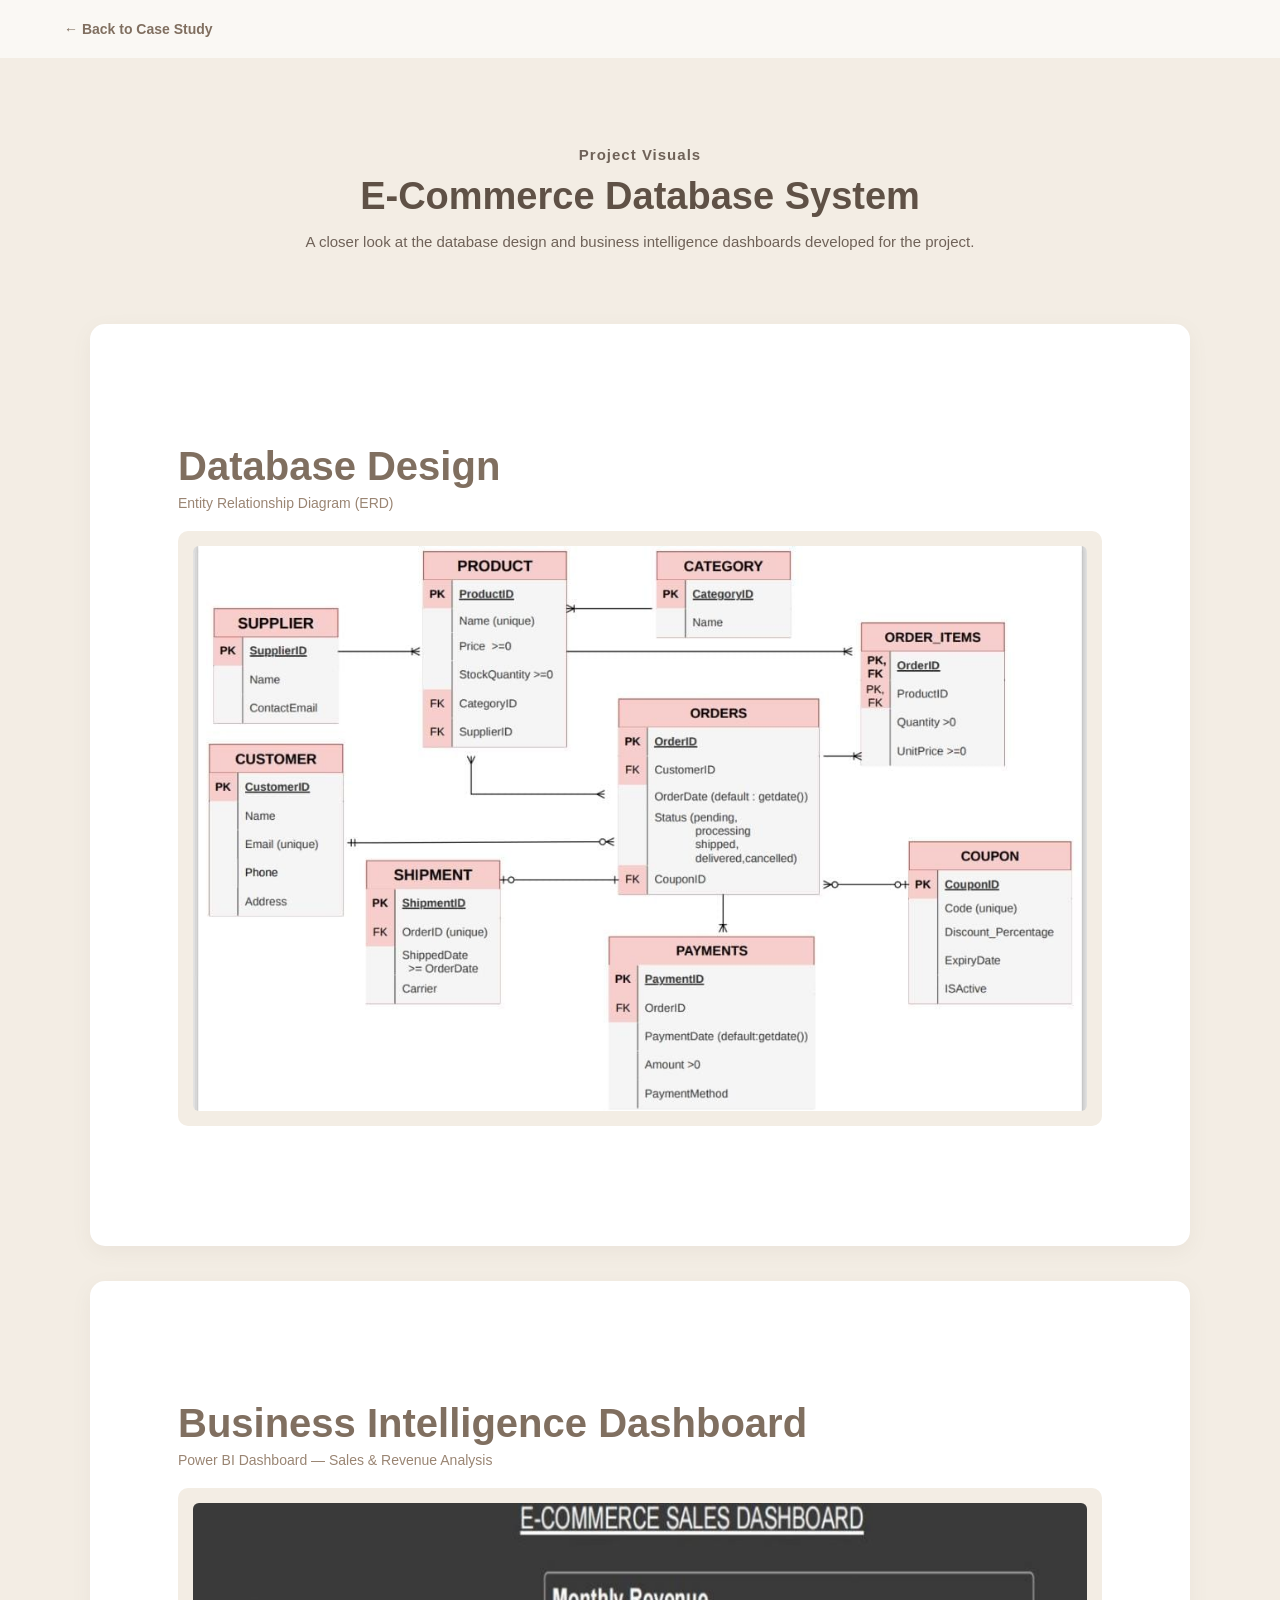
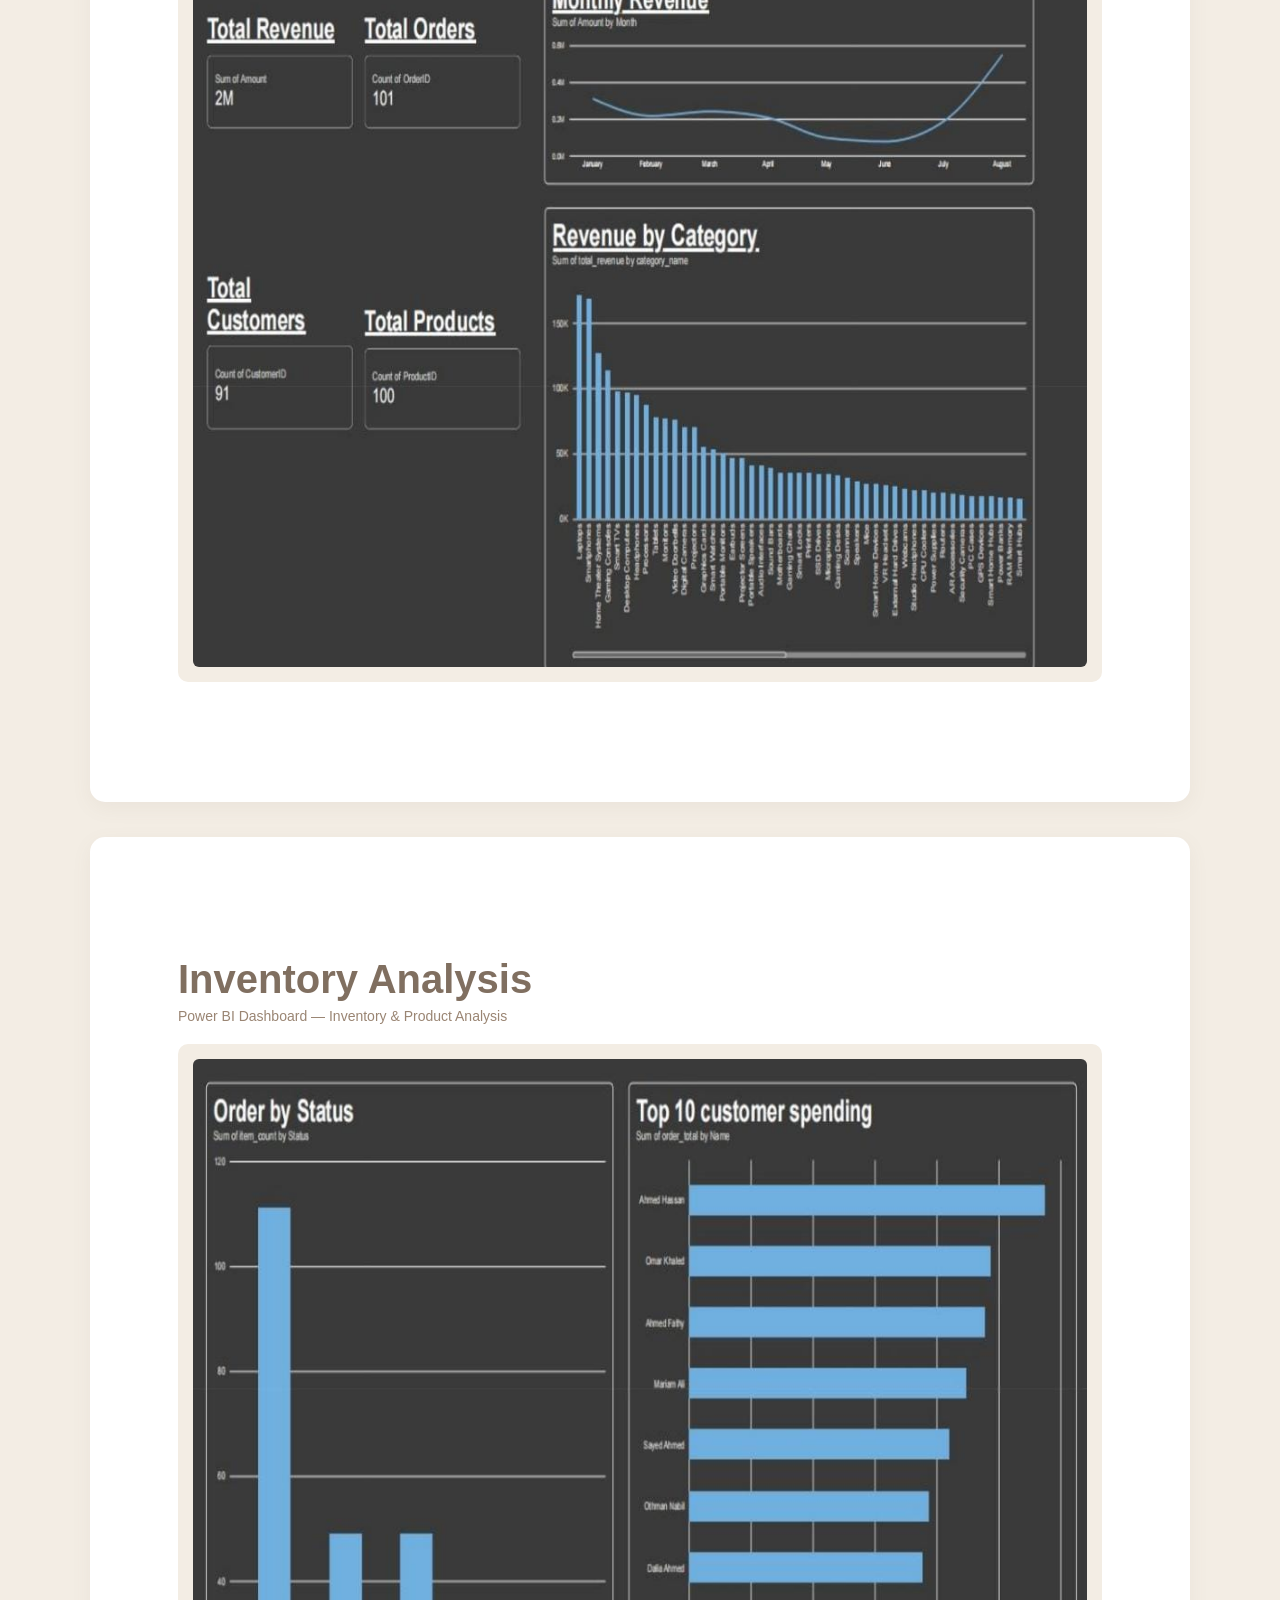
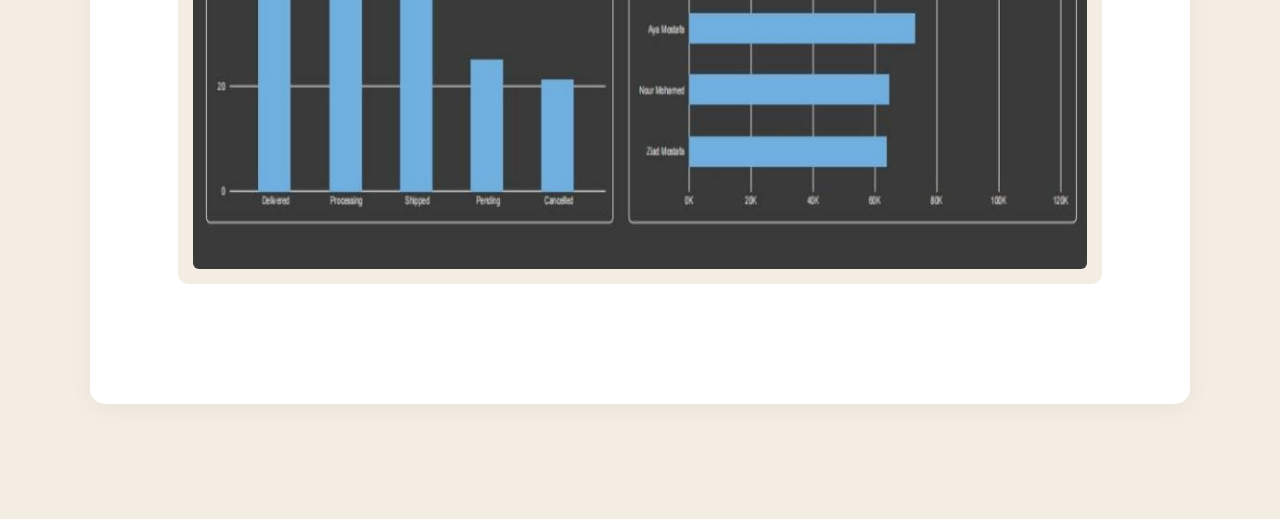
<file: project-visuals.html>
<!DOCTYPE html>
<html lang="en">

<head>

    <meta charset="UTF-8">

    <meta
        name="viewport"
        content="width=device-width, initial-scale=1.0"
    >

    <title>Project Visuals | E-Commerce Database System</title>

    <link rel="stylesheet" href="style.css">

</head>


<body>

    <!-- Navigation -->

    <nav class="case-nav">

        <a href="project.html" class="back-home">
            ← Back to Case Study
        </a>

    </nav>


    <!-- Project Visuals -->

    <main class="visuals-page">

        <div class="visuals-container">

            <header class="visuals-header">

                <p class="case-label">
                    Project Visuals
                </p>

                <h1>
                    E-Commerce Database System
                </h1>

                <p>
                    A closer look at the database design and business
                    intelligence dashboards developed for the project.
                </p>

            </header>


            <!-- ERD -->

            <section class="visual-item">

                <h2>
                    Database Design
                </h2>

                <p>
                    Entity Relationship Diagram (ERD)
                </p>

                <div class="visual-image">

                    <img
                        src="images/erd.png"
                        alt="E-Commerce Database ERD"
                    >

                </div>

            </section>


            <!-- Power BI 1 -->

            <section class="visual-item">

                <h2>
                    Business Intelligence Dashboard
                </h2>

                <p>
                    Power BI Dashboard — Sales & Revenue Analysis
                </p>

                <div class="visual-image">

                    <img
                        src="images/powerbi1.png"
                        alt="Power BI Sales and Revenue Dashboard"
                    >

                </div>

            </section>


            <!-- Power BI 2 -->

            <section class="visual-item">

                <h2>
                    Inventory Analysis
                </h2>

                <p>
                    Power BI Dashboard — Inventory & Product Analysis
                </p>

                <div class="visual-image">

                    <img
                        src="images/powerbi2.png"
                        alt="Power BI Inventory Dashboard"
                    >

                </div>

            </section>


        </div>

    </main>


</body>

</html>
</file>
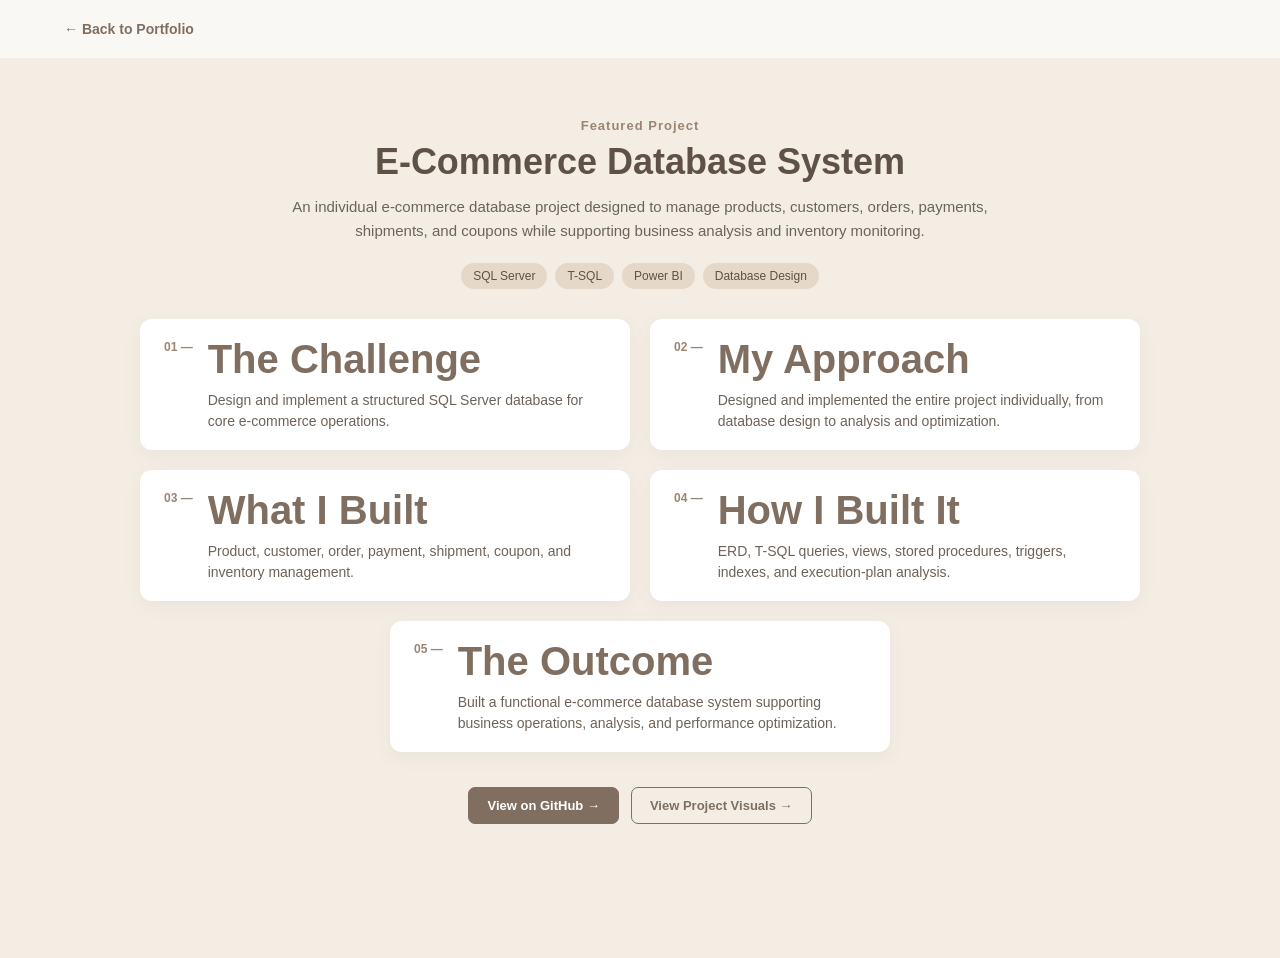
<file: project.html>
<!DOCTYPE html>
<html lang="en">

<head>

    <meta charset="UTF-8">

    <meta
        name="viewport"
        content="width=device-width, initial-scale=1.0"
    >

    <title>E-Commerce Database System | Naglaa Haitham</title>

    <link rel="stylesheet" href="style.css">

</head>


<body>

    <!-- Navigation -->

    <nav class="case-nav">

        <a href="index.html" class="back-home">
            ← Back to Portfolio
        </a>

    </nav>


    <!-- Project Case Study -->

    <main class="case-study">

        <div class="case-container">


            <!-- Header -->

            <div class="case-header">

                <p class="case-label">
                    Featured Project
                </p>

                <h1>
                    E-Commerce Database System
                </h1>

                <p class="case-intro">
                    An individual e-commerce database project designed to
                    manage products, customers, orders, payments, shipments,
                    and coupons while supporting business analysis and
                    inventory monitoring.
                </p>

                <div class="case-tech">

                    <span>SQL Server</span>
                    <span>T-SQL</span>
                    <span>Power BI</span>
                    <span>Database Design</span>

                </div>

            </div>


            <!-- Story Cards -->

            <div class="case-steps">


                <!-- 01 -->

                <section class="case-step">

                    <span class="step-number">
                        01 —
                    </span>

                    <div class="step-content">

                        <h2>
                            The Challenge
                        </h2>

                        <p>
                            Design and implement a structured SQL Server database
                            for core e-commerce operations.
                        </p>

                    </div>

                </section>


                <!-- 02 -->

                <section class="case-step">

                    <span class="step-number">
                        02 —
                    </span>

                    <div class="step-content">

                        <h2>
                            My Approach
                        </h2>

                        <p>
                            Designed and implemented the entire project
                            individually, from database design to analysis
                            and optimization.
                        </p>

                    </div>

                </section>


                <!-- 03 -->

                <section class="case-step">

                    <span class="step-number">
                        03 —
                    </span>

                    <div class="step-content">

                        <h2>
                            What I Built
                        </h2>

                        <p>
                            Product, customer, order, payment, shipment,
                            coupon, and inventory management.
                        </p>

                    </div>

                </section>


                <!-- 04 -->

                <section class="case-step">

                    <span class="step-number">
                        04 —
                    </span>

                    <div class="step-content">

                        <h2>
                            How I Built It
                        </h2>

                        <p>
                            ERD, T-SQL queries, views, stored procedures,
                            triggers, indexes, and execution-plan analysis.
                        </p>

                    </div>

                </section>


                <!-- 05 -->

                <section class="case-step">

                    <span class="step-number">
                        05 —
                    </span>

                    <div class="step-content">

                        <h2>
                            The Outcome
                        </h2>

                        <p>
                            Built a functional e-commerce database system
                            supporting business operations, analysis,
                            and performance optimization.
                        </p>

                    </div>

                </section>


            </div>


            <!-- Project Actions -->

            <div class="case-actions">

                <a
                    href="https://github.com/NaglaHaitham/E_Commerce-Database"
                    target="_blank"
                    class="case-btn primary"
                >
                    View on GitHub →
                </a>

                <a
                    href="project-visuals.html"
                    class="case-btn secondary"
                >
                    View Project Visuals →
                </a>

            </div>


        </div>

    </main>


</body>

</html>
</file>
<file: style.css>
/* =========================
   General
========================= */

* {
    margin: 0;
    padding: 0;
    box-sizing: border-box;
}

html {
    scroll-behavior: smooth;
}

body {
    font-family: Arial, sans-serif;
    background-color: #F3EDE4;
    color: #4F463E;
}


/* =========================
   Navigation
========================= */

header {
    width: 100%;
    position: fixed;
    top: 0;
    left: 0;
    z-index: 1000;
}

.navbar {
    height: 75px;
    display: flex;
    justify-content: space-between;
    align-items: center;

    padding: 0 8%;

    background-color: rgba(250, 248, 244, 0.92);
    backdrop-filter: blur(10px);
}

.logo {
    text-decoration: none;
    color: #806F60;
    font-size: 26px;
    font-weight: bold;
}

.nav-links {
    display: flex;
    gap: 30px;
    list-style: none;
}

.nav-links a {
    text-decoration: none;
    color: #806F60;
    font-size: 15px;
    transition: 0.3s;
}

.nav-links a:hover {
    color: #9A8573;
}


/* =========================
   Hero
========================= */

.hero {
    min-height: 100vh;

    display: flex;
    align-items: center;

    padding: 100px 8%;
}

.hero-content {
    max-width: 750px;
}

.intro {
    font-size: 18px;
    color: #9A8573;
    margin-bottom: 10px;
}

.hero h1 {
    font-size: 64px;
    color: #5F5146;
    margin-bottom: 10px;
}

.hero h2 {
    font-size: 28px;
    font-weight: 500;
    color: #806F60;
    margin-bottom: 20px;
}

.description {
    max-width: 600px;
    font-size: 18px;
    line-height: 1.7;
    color: #6F6258;
}


/* =========================
   Buttons
========================= */

.hero-buttons {
    margin-top: 35px;

    display: flex;
    gap: 15px;
}

.btn {
    padding: 13px 25px;
    border-radius: 8px;

    text-decoration: none;
    font-size: 15px;

    transition: 0.3s;
}

.primary-btn {
    background-color: #9A8573;
    color: white;
}

.primary-btn:hover {
    background-color: #806F60;
    transform: translateY(-3px);
}

.secondary-btn {
    border: 1px solid #9A8573;
    color: #806F60;
}

.secondary-btn:hover {
    background-color: #E5D8C8;
    transform: translateY(-3px);
}


/* =========================
   Temporary Sections
========================= */

section:not(.hero) {
    min-height: 100vh;
    padding: 120px 8%;
}

section:not(.hero) h2 {
    font-size: 40px;
    color: #806F60;
}

/* =========================
   Home Section
========================= */

:root {
    --main-bg: #F3EDE4;
    --light-bg: #FAF8F4;
    --soft-beige: #E5D8C8;
    --soft-brown: #806F60;
    --medium-brown: #9A8573;
    --dark-text: #5F5146;
    --white: #FFFFFF;
}


/* Home */

.home-section {
    min-height: 100vh;
    background-color: var(--main-bg);

    display: flex;
    align-items: center;

    padding: 100px 8% 60px;

    overflow: hidden;
}


/* Home Container */

.home-container {
    width: 100%;
    max-width: 1200px;

    margin: 0 auto;

    display: grid;
    grid-template-columns: 1.1fr 0.9fr;

    align-items: center;

    gap: 60px;
}


/* Text */

.home-content {
    max-width: 650px;
}

.home-greeting {
    color: var(--medium-brown);

    font-size: 18px;

    margin-bottom: 10px;
}

.home-title {
    color: var(--dark-text);

    font-size: 64px;
    font-weight: 700;

    line-height: 1.1;

    margin-bottom: 15px;
}

.home-subtitle {
    color: var(--soft-brown);

    font-size: 28px;
    font-weight: 500;

    margin-bottom: 20px;
}

.home-description {
    color: #6F6258;

    font-size: 18px;
    line-height: 1.7;

    max-width: 600px;

    margin-bottom: 35px;
}


/* Buttons */

.home-cta {
    display: flex;
    gap: 15px;
}

.home-btn {
    padding: 13px 25px;

    border-radius: 8px;

    text-decoration: none;

    font-size: 15px;
    font-weight: 600;

    transition: 0.3s;
}

.home-btn-primary {
    background-color: var(--medium-brown);

    color: var(--white);

    border: 1px solid var(--medium-brown);
}

.home-btn-primary:hover {
    background-color: var(--soft-brown);

    transform: translateY(-3px);
}

.home-btn-secondary {
    background-color: transparent;

    color: var(--soft-brown);

    border: 1px solid var(--soft-brown);
}

.home-btn-secondary:hover {
    background-color: var(--soft-beige);

    transform: translateY(-3px);
}


/* Profile Image */

.home-image-container {
    display: flex;

    justify-content: center;
    align-items: center;
}

.profile-image-wrapper {
    width: 360px;
    height: 360px;

    padding: 8px;

    background-color: var(--white);

    border-radius: 50%;

    box-shadow: 0 15px 35px rgba(128, 111, 96, 0.15);
}

.profile-img {
    width: 100%;
    height: 100%;

    object-fit: cover;

    border-radius: 50%;

    display: block;
}


/* =========================
   Home Animation
========================= */

@keyframes homeFadeUp {
    from {
        opacity: 0;
        transform: translateY(25px);
    }

    to {
        opacity: 1;
        transform: translateY(0);
    }
}

.home-content {
    animation: homeFadeUp 0.8s ease-out;
}

.home-image-container {
    animation: homeFadeUp 1s ease-out;
}


/* =========================
   Responsive
========================= */

@media (max-width: 991px) {

    .home-container {
        grid-template-columns: 1fr;

        text-align: center;

        gap: 45px;
    }

    .home-content {
        max-width: 700px;

        margin: 0 auto;
    }

    .home-description {
        margin-left: auto;
        margin-right: auto;
    }

    .home-cta {
        justify-content: center;
    }

    .profile-image-wrapper {
        width: 300px;
        height: 300px;
    }
}


@media (max-width: 767px) {

    .home-section {
        padding: 110px 6% 50px;
    }

    .home-title {
        font-size: 42px;
    }

    .home-subtitle {
        font-size: 22px;
    }

    .home-description {
        font-size: 16px;
    }

    .home-cta {
        flex-direction: column;

        max-width: 280px;

        margin: 0 auto;
    }

    .home-btn {
        text-align: center;
    }

    .profile-image-wrapper {
        width: 230px;
        height: 230px;
    }
}


/* =========================
   Simple Home Animation
========================= */

@keyframes fadeUp {
    from {
        opacity: 0;
        transform: translateY(20px);
    }

    to {
        opacity: 1;
        transform: translateY(0);
    }
}

@keyframes fadeIn {
    from {
        opacity: 0;
    }

    to {
        opacity: 1;
    }
}

.home-content {
    animation: fadeUp 0.8s ease-out;
}

.home-image-container {
    animation: fadeIn 1s ease-out;
}

.home-btn {
    transition: transform 0.3s ease, background-color 0.3s ease;
}

.home-btn:hover {
    transform: translateY(-3px);
}

/* =========================
   About Section
========================= */

.about-section {
    min-height: 100vh;
    background-color: #FAF8F4;
    padding: 120px 8% 80px;
}

.about-container {
    max-width: 1100px;
    margin: 0 auto;
}


/* Section Heading */

.section-heading {
    text-align: center;
    margin-bottom: 60px;
}

.section-heading p {
    color: #9A8573;
    font-size: 15px;
    margin-bottom: 8px;
}

.section-heading h2 {
    color: #5F5146;
    font-size: 45px;
}


/* About Content */

.about-content {
    display: grid;
    grid-template-columns: 1fr 1fr;
    gap: 35px;
}


/* Cards */

.about-intro,
.about-journey {
    background-color: #FFFFFF;

    padding: 35px;

    border-radius: 15px;

    box-shadow: 0 8px 25px rgba(128, 111, 96, 0.08);

    transition: transform 0.3s ease;
}

.about-intro:hover,
.about-journey:hover {
    transform: translateY(-5px);
}


/* Headings */

.about-intro h3,
.about-journey h3 {
    color: #806F60;

    font-size: 25px;

    margin-bottom: 20px;
}


/* Paragraphs */

.about-intro p,
.about-journey p {
    color: #6F6258;

    font-size: 16px;

    line-height: 1.8;

    margin-bottom: 18px;
}

.about-intro p:last-child,
.about-journey p:last-child {
    margin-bottom: 0;
}


/* =========================
   About Responsive
========================= */

@media (max-width: 767px) {

    .about-section {
        padding: 100px 6% 60px;
    }

    .section-heading h2 {
        font-size: 38px;
    }

    .about-content {
        grid-template-columns: 1fr;
    }

    .about-intro,
    .about-journey {
        padding: 25px;
    }
}

/* =========================
   About Image & Tech Stack
========================= */

.about-main {
    display: grid;
    grid-template-columns: 0.8fr 1.2fr;
    gap: 50px;
    align-items: center;
}


/* About Image */

.about-image-container {
    display: flex;
    justify-content: center;
}

.about-image-wrapper {
    width: 340px;
    height: 420px;

    padding: 8px;

    background-color: #FFFFFF;

    border-radius: 20px;

    box-shadow: 0 12px 30px rgba(128, 111, 96, 0.10);
}

.about-img {
    width: 100%;
    height: 100%;

    object-fit: cover;

    border-radius: 15px;

    display: block;
}


/* About Cards */

.about-content {
    display: flex;
    flex-direction: column;
    gap: 25px;
}

.about-card {
    background-color: #FFFFFF;

    padding: 30px;

    border-radius: 15px;

    box-shadow: 0 8px 25px rgba(128, 111, 96, 0.08);

    transition: transform 0.3s ease;
}

.about-card:hover {
    transform: translateY(-4px);
}

.about-card h3 {
    color: #806F60;

    font-size: 24px;

    margin-bottom: 15px;
}

.about-card p {
    color: #6F6258;

    font-size: 16px;

    line-height: 1.8;

    margin-bottom: 15px;
}

.about-card p:last-child {
    margin-bottom: 0;
}


/* Tech Stack */

.tech-stack {
    display: flex;

    justify-content: center;
    align-items: center;

    flex-wrap: wrap;

    gap: 12px;

    margin-top: 50px;
}

.tech-stack span {
    background-color: #E5D8C8;

    color: #5F5146;

    padding: 9px 18px;

    border-radius: 30px;

    font-size: 14px;
    font-weight: 600;

    transition: 0.3s ease;
}

.tech-stack span:hover {
    background-color: #9A8573;

    color: #FFFFFF;

    transform: translateY(-2px);
}


/* Responsive */

@media (max-width: 991px) {

    .about-main {
        grid-template-columns: 1fr;
    }

    .about-image-wrapper {
        width: 300px;
        height: 360px;
    }

    .about-content {
        max-width: 700px;
        margin: 0 auto;
    }
}


@media (max-width: 767px) {

    .about-image-wrapper {
        width: 240px;
        height: 300px;
    }

    .tech-stack {
        gap: 8px;
    }

    .tech-stack span {
        padding: 8px 13px;
        font-size: 13px;
    }
}


/* =========================
   Experience Section
========================= */

.experience-section {
    min-height: 100vh;
    background-color: #F3EDE4;
    padding: 120px 8% 80px;
}

.experience-container {
    max-width: 1100px;
    margin: 0 auto;
}


/* Category */

.experience-category {
    margin-bottom: 55px;
}

.experience-category-title {
    color: #806F60;
    font-size: 24px;
    font-weight: 600;
    margin-bottom: 25px;
}


/* Cards */

.experience-cards {
    display: grid;
    grid-template-columns: repeat(2, 1fr);
    gap: 25px;
}

.experience-card {
    background-color: #FFFFFF;
    padding: 30px;
    border-radius: 15px;

    box-shadow: 0 8px 25px rgba(128, 111, 96, 0.08);

    transition: transform 0.3s ease,
                box-shadow 0.3s ease;
}

.experience-card:hover {
    transform: translateY(-5px);

    box-shadow: 0 12px 30px rgba(128, 111, 96, 0.13);
}


/* Card Text */

.experience-card h4 {
    color: #5F5146;
    font-size: 22px;
    font-weight: 700;
    margin-bottom: 8px;
}

.experience-card h5 {
    color: #9A8573;
    font-size: 16px;
    font-weight: 500;
    margin-bottom: 18px;
}

.experience-card p {
    color: #6F6258;
    font-size: 16px;
    line-height: 1.8;
}


/* Volunteer */

.volunteer-category {
    margin-top: 20px;
}

.volunteer-card {
    max-width: 100%;
}


/* =========================
   Experience Animation
========================= */

@keyframes experienceFadeUp {
    from {
        opacity: 0;
        transform: translateY(20px);
    }

    to {
        opacity: 1;
        transform: translateY(0);
    }
}

.experience-card {
    animation: experienceFadeUp 0.7s ease-out;
}


/* =========================
   Responsive
========================= */

@media (max-width: 767px) {

    .experience-section {
        padding: 100px 6% 60px;
    }

    .experience-cards {
        grid-template-columns: 1fr;
    }

    .experience-card {
        padding: 25px;
    }

    .experience-card h4 {
        font-size: 20px;
    }

    .experience-category-title {
        font-size: 21px;
    }
}


/* =========================
   Skills Section
========================= */

.skills-section {
    min-height: 100vh;
    background-color: #FAF8F4;
    padding: 120px 8% 80px;
}

.skills-container {
    max-width: 1100px;
    margin: 0 auto;
}


/* Skills Grid */

.skills-grid {
    display: grid;

    grid-template-columns: repeat(2, 1fr);

    gap: 25px;
}


/* Skill Card */

.skill-card {
    background-color: #FFFFFF;

    padding: 30px;

    border-radius: 15px;

    box-shadow: 0 8px 25px rgba(128, 111, 96, 0.08);

    transition: transform 0.3s ease,
                box-shadow 0.3s ease;
}

.skill-card:hover {
    transform: translateY(-5px);

    box-shadow: 0 12px 30px rgba(128, 111, 96, 0.13);
}


/* Skill Titles */

.skill-card h3 {
    color: #806F60;

    font-size: 21px;

    margin-bottom: 20px;
}


/* Skill Tags */

.skill-tags {
    display: flex;

    flex-wrap: wrap;

    gap: 10px;
}

.skill-tags span {
    background-color: #E5D8C8;

    color: #5F5146;

    padding: 8px 14px;

    border-radius: 20px;

    font-size: 14px;

    transition: 0.3s ease;
}

.skill-tags span:hover {
    background-color: #9A8573;

    color: #FFFFFF;

    transform: translateY(-2px);
}


/* =========================
   Soft Skills
========================= */

.soft-skills {
    margin-top: 70px;

    text-align: center;
}

.soft-skills-heading {
    margin-bottom: 25px;
}

.soft-skills-heading p {
    color: #9A8573;

    font-size: 15px;

    margin-bottom: 7px;
}

.soft-skills-heading h2 {
    color: #5F5146;

    font-size: 32px;
}


/* Soft Skill Tags */

.soft-skill-tags {
    display: flex;

    justify-content: center;

    flex-wrap: wrap;

    gap: 15px;
}

/* =========================
   Projects Section
========================= */

.projects-section {
    min-height: 100vh;
    background-color: #F3EDE4;
    padding: 120px 8% 80px;
}

.projects-container {
    max-width: 1100px;
    margin: 0 auto;
}


/* Featured Project */

.featured-project {
    display: grid;
    grid-template-columns: 1.1fr 0.9fr;
    gap: 50px;

    background-color: #FFFFFF;

    padding: 45px;

    border-radius: 20px;

    box-shadow: 0 10px 30px rgba(128, 111, 96, 0.09);

    align-items: center;
}


/* Project Information */

.project-label {
    display: inline-block;

    color: #9A8573;

    font-size: 14px;
    font-weight: 600;

    margin-bottom: 12px;

    letter-spacing: 0.5px;
}

.project-info h3 {
    color: #5F5146;

    font-size: 32px;

    margin-bottom: 12px;
}

.project-tech {
    color: #806F60;

    font-size: 15px;

    margin-bottom: 25px;
}

.project-description {
    color: #6F6258;

    font-size: 16px;

    line-height: 1.8;

    margin-bottom: 25px;
}


/* Project Details */

.project-details {
    border-left: 3px solid #E5D8C8;

    padding-left: 18px;

    margin-bottom: 30px;
}

.project-details p {
    color: #6F6258;

    font-size: 14px;

    line-height: 1.7;

    margin-bottom: 8px;
}

.project-details p:last-child {
    margin-bottom: 0;
}

.project-details strong {
    color: #806F60;
}


/* Buttons */

.project-buttons {
    display: flex;

    gap: 12px;

    flex-wrap: wrap;
}

.project-btn {
    display: inline-block;

    padding: 11px 22px;

    border-radius: 7px;

    text-decoration: none;

    font-size: 14px;

    font-weight: 600;

    transition: 0.3s ease;
}

.project-btn.primary {
    background-color: #806F60;

    color: #FFFFFF;
}

.project-btn.primary:hover {
    background-color: #9A8573;

    transform: translateY(-3px);
}

.project-btn.secondary {
    background-color: transparent;

    color: #806F60;

    border: 1px solid #806F60;
}

.project-btn.secondary:hover {
    background-color: #E5D8C8;

    transform: translateY(-3px);
}


/* Project Visual */

.project-visual {
    display: flex;

    justify-content: center;
    align-items: center;
}

.visual-placeholder {
    width: 100%;
    min-height: 300px;

    background-color: #F3EDE4;

    border-radius: 15px;

    display: flex;

    flex-direction: column;

    justify-content: center;

    align-items: center;

    text-align: center;
}

.visual-placeholder span {
    color: #806F60;

    font-size: 22px;

    font-weight: 600;
}

.visual-placeholder p {
    color: #9A8573;

    font-size: 14px;

    margin-top: 8px;
}


/* =========================
   Project Animation
========================= */

@keyframes projectFadeUp {

    from {
        opacity: 0;

        transform: translateY(20px);
    }

    to {
        opacity: 1;

        transform: translateY(0);
    }
}

.featured-project {
    animation: projectFadeUp 0.8s ease-out;
}


/* =========================
   Responsive
========================= */

@media (max-width: 767px) {

    .projects-section {
        padding: 100px 6% 60px;
    }

    .featured-project {
        grid-template-columns: 1fr;

        padding: 30px;

        gap: 35px;
    }

    .project-info h3 {
        font-size: 26px;
    }

    .visual-placeholder {
        min-height: 220px;
    }

    .project-buttons {
        flex-direction: column;
    }

    .project-btn {
        text-align: center;
    }
}


/* =========================================
   PROJECT CASE STUDY
========================================= */

.case-study {
    min-height: 100vh;
    background-color: #F3EDE4;
    padding: 60px 5% 60px;
}

.case-container {
    max-width: 1100px;
    margin: 0 auto;
}


/* =========================================
   HEADER
========================================= */

.case-header {
    text-align: center;
    margin-bottom: 30px;
}

.case-label {
    color: #9A8573;
    font-size: 13px;
    font-weight: 600;
    letter-spacing: 1px;
    margin-bottom: 8px;
}

.case-header h1 {
    color: #5F5146;
    font-size: 36px;
    margin-bottom: 12px;
}

.case-intro {
    max-width: 750px;
    margin: 0 auto 20px;
    color: #6F6258;
    font-size: 15px;
    line-height: 1.6;
}


/* =========================================
   TECHNOLOGIES
========================================= */

.case-tech {
    display: flex;
    justify-content: center;
    flex-wrap: wrap;
    gap: 8px;
}

.case-tech span {
    background-color: #E5D8C8;
    color: #5F5146;
    padding: 6px 12px;
    border-radius: 20px;
    font-size: 12px;
}


/* =========================================
   STORY CARDS
========================================= */

.case-steps {
    display: grid;
    grid-template-columns: repeat(2, 1fr);

    gap: 20px;

    max-width: 1000px;

    margin: 30px auto 0;
}

.case-step {
    background-color: #FFFFFF;

    padding: 18px 24px;

    border-radius: 12px;

    box-shadow: 0 5px 18px rgba(128, 111, 96, 0.07);

    display: flex;
    align-items: flex-start;

    gap: 15px;

    height: fit-content;

    transition: transform 0.25s ease,
                box-shadow 0.25s ease;
}

.case-step:hover {
    transform: translateY(-4px);

    box-shadow: 0 8px 22px rgba(128, 111, 96, 0.12);
}


/* Last Card */

.case-step:last-child {
    grid-column: 1 / 3;

    width: 50%;

    justify-self: center;
}


/* =========================================
   CARD CONTENT
========================================= */

.step-number {
    flex-shrink: 0;

    color: #9A8573;

    font-size: 12px;

    font-weight: 700;

    padding-top: 3px;
}

.step-content {
    flex: 1;
}

.case-step h2 {
    color: #806F60;

    font-size: 18px;

    font-weight: 600;

    margin: 0 0 8px;
}

.case-step p {
    color: #6F6258;

    font-size: 14px;

    line-height: 1.5;

    margin: 0;
}


/* =========================================
   BUTTONS
========================================= */

.case-actions {
    display: flex;

    justify-content: center;

    align-items: center;

    gap: 12px;

    margin-top: 35px;

    flex-wrap: wrap;
}

.case-btn {
    display: inline-flex;

    align-items: center;

    justify-content: center;

    padding: 10px 18px;

    border-radius: 7px;

    text-decoration: none;

    font-size: 13px;

    font-weight: 600;

    transition: 0.25s ease;
}

.case-btn.primary {
    background-color: #806F60;

    color: #FFFFFF;

    border: 1px solid #806F60;
}

.case-btn.secondary {
    background-color: transparent;

    color: #806F60;

    border: 1px solid #806F60;
}

.case-btn:hover {
    transform: translateY(-2px);
}


/* =========================================
   MOBILE
========================================= */

@media (max-width: 767px) {

    .case-study {
        padding: 100px 6% 60px;
    }

    .case-header h1 {
        font-size: 30px;
    }

    .case-intro {
        font-size: 14px;
    }

    .case-steps {
        grid-template-columns: 1fr;

        gap: 15px;
    }

    .case-step {
        width: 100% !important;

        padding: 20px;
    }

    .case-step:last-child {
        grid-column: auto;
    }

    .case-step h2 {
        font-size: 16px;
    }

    .case-step p {
        font-size: 13px;
    }

    .case-actions {
        flex-direction: column;
    }

    .case-btn {
        width: 100%;

        max-width: 280px;
    }

}
.case-step {
    min-height: 125px !important;
    padding: 18px 24px !important;
}

.case-step p {
    line-height: 1.5 !important;
}


/* =========================================
   PROJECT VISUALS PAGE
========================================= */

.visuals-page {
    min-height: 100vh;
    background-color: #F3EDE4;
    padding: 70px 5% 80px;
}

.visuals-container {
    max-width: 1100px;
    margin: 0 auto;
}


/* Header */

.visuals-header {
    text-align: center;
    margin-bottom: 50px;
}

.visuals-header h1 {
    color: #5F5146;
    font-size: 38px;
    margin-bottom: 12px;
}

.visuals-header p {
    color: #6F6258;
    font-size: 15px;
    line-height: 1.6;
}


/* Visual Sections */

.visual-item {
    background-color: #FFFFFF;
    padding: 30px;
    margin-bottom: 35px;
    border-radius: 15px;

    box-shadow: 0 6px 20px rgba(128, 111, 96, 0.07);
}

.visual-item h2 {
    color: #806F60;
    font-size: 22px;
    margin-bottom: 6px;
}

.visual-item > p {
    color: #9A8573;
    font-size: 14px;
    margin-bottom: 20px;
}


/* Images */

.visual-image {
    width: 100%;
    background-color: #F3EDE4;
    padding: 15px;
    border-radius: 10px;
    box-sizing: border-box;
}

.visual-image img {
    display: block;
    width: 100%;
    height: auto;
    border-radius: 6px;
}


/* Hover */

.visual-item {
    transition: transform 0.25s ease,
                box-shadow 0.25s ease;
}

.visual-item:hover {
    transform: translateY(-3px);
    box-shadow: 0 10px 25px rgba(128, 111, 96, 0.11);
}


/* Mobile */

@media (max-width: 767px) {

    .visuals-page {
        padding: 50px 5% 60px;
    }

    .visuals-header h1 {
        font-size: 29px;
    }

    .visual-item {
        padding: 20px;
        margin-bottom: 25px;
    }

    .visual-item h2 {
        font-size: 19px;
    }

    .visual-image {
        padding: 8px;
    }

}

.visuals-header {
    position: sticky;
    top: 0;
    z-index: 100;
    background-color: #F3EDE4;
    padding: 15px 0 20px;
}

body:has(.visuals-page) .case-nav {
    position: relative;
    height: auto;
    padding: 20px 5%;
    background-color: #FAF8F4;
}

body:has(.visuals-page) .back-home {
    color: #806F60;
    text-decoration: none;
    font-size: 14px;
    font-weight: 600;
}

body:has(.case-study) .case-nav {
    position: relative;
    height: auto;
    padding: 20px 5%;
    background-color: #FAF8F4;
}

body:has(.case-study) .back-home {
    color: #806F60;
    text-decoration: none;
    font-size: 14px;
    font-weight: 600;
}


/* Project Preview Image */

.project-preview-image {
    width: 100%;
    height: 300px;
    object-fit: cover;
    border-radius: 15px;
    cursor: pointer;
    transition: transform 0.3s ease;
}

.project-preview-image:hover {
    transform: scale(1.02);
}



/* =========================================
   EDUCATION SECTION
========================================= */

.education-section {
    min-height: 70vh;
    background-color: #F3EDE4;
    padding: 100px 8% 80px;
}

.education-container {
    max-width: 900px;
    margin: 0 auto;
}


/* Education Card */

.education-card {
    background-color: #FFFFFF;

    padding: 35px 40px;

    border-radius: 15px;

    box-shadow: 0 8px 25px rgba(128, 111, 96, 0.08);

    transition: transform 0.3s ease,
                box-shadow 0.3s ease;
}

.education-card:hover {
    transform: translateY(-4px);

    box-shadow: 0 12px 30px rgba(128, 111, 96, 0.12);
}


/* Year */

.education-year {
    color: #9A8573;

    font-size: 14px;

    font-weight: 600;

    margin-bottom: 10px;
}


/* University */

.education-content h3 {
    color: #5F5146;

    font-size: 26px;

    margin-bottom: 8px;
}


/* Degree */

.education-content h4 {
    color: #806F60;

    font-size: 17px;

    font-weight: 500;

    margin-bottom: 18px;
}


/* Description */

.education-content > p:not(.education-year) {
    color: #6F6258;

    font-size: 15px;

    line-height: 1.7;

    margin-bottom: 18px;
}


/* GPA */

.education-gpa {
    display: inline-block;

    background-color: #E5D8C8;

    color: #5F5146;

    padding: 8px 14px;

    border-radius: 20px;

    font-size: 13px;
}

.education-gpa strong {
    color: #806F60;
}


/* =========================================
   EDUCATION RESPONSIVE
========================================= */

@media (max-width: 767px) {

    .education-section {
        padding: 80px 6% 60px;
    }

    .education-card {
        padding: 25px;
    }

    .education-content h3 {
        font-size: 22px;
    }

    .education-content h4 {
        font-size: 15px;
    }

}



/* =========================================
   EDUCATION SECTION
========================================= */

.education-section {
    min-height: auto;
    background-color: #FAF8F4;
    padding: 100px 8% 80px;
}

.education-container {
    max-width: 900px;
    margin: 0 auto;
}

.education-card {
    background-color: #FFFFFF;
    padding: 35px 40px;
    border-radius: 15px;
    box-shadow: 0 8px 25px rgba(128, 111, 96, 0.08);
}

.education-year {
    color: #9A8573;
    font-size: 14px;
    font-weight: 600;
    margin-bottom: 10px;
}

.education-content h3 {
    color: #5F5146;
    font-size: 26px;
    margin-bottom: 8px;
}

.education-content h4 {
    color: #806F60;
    font-size: 17px;
    font-weight: 500;
    margin-bottom: 15px;
}

.education-content > p:not(.education-year) {
    color: #6F6258;
    font-size: 15px;
    line-height: 1.7;
    margin-bottom: 18px;
}

.education-gpa {
    display: inline-block;
    background-color: #E5D8C8;
    color: #5F5146;
    padding: 8px 14px;
    border-radius: 20px;
    font-size: 13px;
}

.education-gpa strong {
    color: #806F60;
}


/* =========================================
   SERVICES SECTION
========================================= */

.services-section {
    min-height: auto;
    background-color: #FAF8F4;
    padding: 100px 8% 80px;
}

.services-container {
    max-width: 1100px;
    margin: 0 auto;
}


/* Services Grid */

.services-grid {
    display: grid;
    grid-template-columns: repeat(2, 1fr);
    gap: 20px;
}


/* Service Card */

.service-card {
    background-color: #FFFFFF;
    padding: 28px 30px;
    border-radius: 15px;

    box-shadow: 0 8px 25px rgba(128, 111, 96, 0.08);

    transition: transform 0.3s ease,
                box-shadow 0.3s ease;
}

.service-card:hover {
    transform: translateY(-4px);

    box-shadow: 0 12px 30px rgba(128, 111, 96, 0.12);
}


/* Number */

.service-number {
    display: block;

    color: #9A8573;

    font-size: 13px;
    font-weight: 600;

    margin-bottom: 10px;
}


/* Title */

.service-card h3 {
    color: #806F60;

    font-size: 21px;

    margin-bottom: 12px;
}


/* Description */

.service-card p {
    color: #6F6258;

    font-size: 15px;

    line-height: 1.7;

    margin: 0;
}


/* =========================================
   SERVICES RESPONSIVE
========================================= */

@media (max-width: 767px) {

    .services-section {
        padding: 80px 6% 60px;
    }

    .services-grid {
        grid-template-columns: 1fr;
    }

    .service-card {
        padding: 24px;
    }

    .service-card h3 {
        font-size: 19px;
    }

    .service-card p {
        font-size: 14px;
    }

}


/* =========================================
   CONTACT SECTION
========================================= */

.contact-section {
    min-height: 75vh;
    background-color: #F3EDE4;
    padding: 100px 8% 80px;

    display: flex;
    align-items: center;
}

.contact-container {
    width: 100%;
    max-width: 1100px;
    margin: 0 auto;

    display: grid;
    grid-template-columns: 1.1fr 0.9fr;

    gap: 70px;
    align-items: center;
}


/* =========================
   Contact Content
========================= */

.contact-label {
    color: #9A8573;

    font-size: 14px;
    font-weight: 600;

    letter-spacing: 1px;

    margin-bottom: 12px;
}

.contact-content h2 {
    color: #5F5146;

    font-size: 46px;
    line-height: 1.15;

    margin-bottom: 20px;
}

.contact-description {
    color: #806F60;

    font-size: 19px;
    font-weight: 500;

    line-height: 1.6;

    margin-bottom: 12px;
}

.contact-text {
    color: #6F6258;

    font-size: 15px;

    line-height: 1.8;

    max-width: 600px;
}


/* =========================
   Contact Card
========================= */

.contact-card {
    background-color: #FFFFFF;

    padding: 32px;

    border-radius: 18px;

    box-shadow: 0 10px 30px rgba(128, 111, 96, 0.09);

    border: 1px solid rgba(128, 111, 96, 0.08);
}


/* Profile */

.contact-profile {
    display: flex;

    align-items: center;

    gap: 15px;

    padding-bottom: 25px;

    margin-bottom: 20px;

    border-bottom: 1px solid #E5D8C8;
}

.contact-avatar {
    width: 55px;
    height: 55px;

    border-radius: 50%;

    background-color: #806F60;

    color: #FFFFFF;

    display: flex;

    justify-content: center;
    align-items: center;

    font-size: 16px;
    font-weight: 700;
}

.contact-profile h3 {
    color: #5F5146;

    font-size: 19px;

    margin-bottom: 4px;
}

.contact-profile p {
    color: #9A8573;

    font-size: 13px;
}


/* =========================
   Contact Information
========================= */

.contact-info {
    display: flex;

    flex-direction: column;

    gap: 15px;
}

.contact-info a {
    text-decoration: none;

    color: #6F6258;

    font-size: 13px;

    line-height: 1.5;

    transition: 0.3s ease;
}

.contact-info a:hover {
    color: #806F60;
}

.contact-info span {
    display: block;

    color: #9A8573;

    font-size: 12px;

    font-weight: 600;

    margin-bottom: 2px;
}


/* =========================
   Buttons
========================= */

.contact-buttons {
    display: flex;

    gap: 10px;

    margin-top: 25px;
}

.contact-btn {
    padding: 10px 18px;

    border-radius: 7px;

    text-decoration: none;

    font-size: 13px;

    font-weight: 600;

    transition: 0.3s ease;
}

.contact-btn.primary {
    background-color: #806F60;

    color: #FFFFFF;
}

.contact-btn.primary:hover {
    background-color: #9A8573;

    transform: translateY(-2px);
}

.contact-btn.secondary {
    color: #806F60;

    border: 1px solid #806F60;

    background-color: transparent;
}

.contact-btn.secondary:hover {
    background-color: #E5D8C8;

    transform: translateY(-2px);
}


/* =========================
   Responsive
========================= */

@media (max-width: 767px) {

    .contact-section {
        padding: 80px 6% 60px;
    }

    .contact-container {
        grid-template-columns: 1fr;

        gap: 40px;
    }

    .contact-content h2 {
        font-size: 36px;
    }

    .contact-description {
        font-size: 17px;
    }

    .contact-card {
        padding: 25px;
    }

    .contact-buttons {
        flex-direction: column;
    }

    .contact-btn {
        text-align: center;
    }
}

/* =========================================
   MOBILE NAVIGATION
========================================= */

@media (max-width: 767px) {

    .nav-links {
        display: flex;
        flex-wrap: nowrap;

        overflow-x: auto;
        overflow-y: hidden;

        white-space: nowrap;

        width: 100%;

        flex-shrink: 0;

        -webkit-overflow-scrolling: touch;

        scrollbar-width: none;
    }

    .nav-links::-webkit-scrollbar {
        display: none;
    }

    .nav-links li {
        flex-shrink: 0;
    }

    .nav-links a {
        white-space: nowrap;
    }

}
</file>
